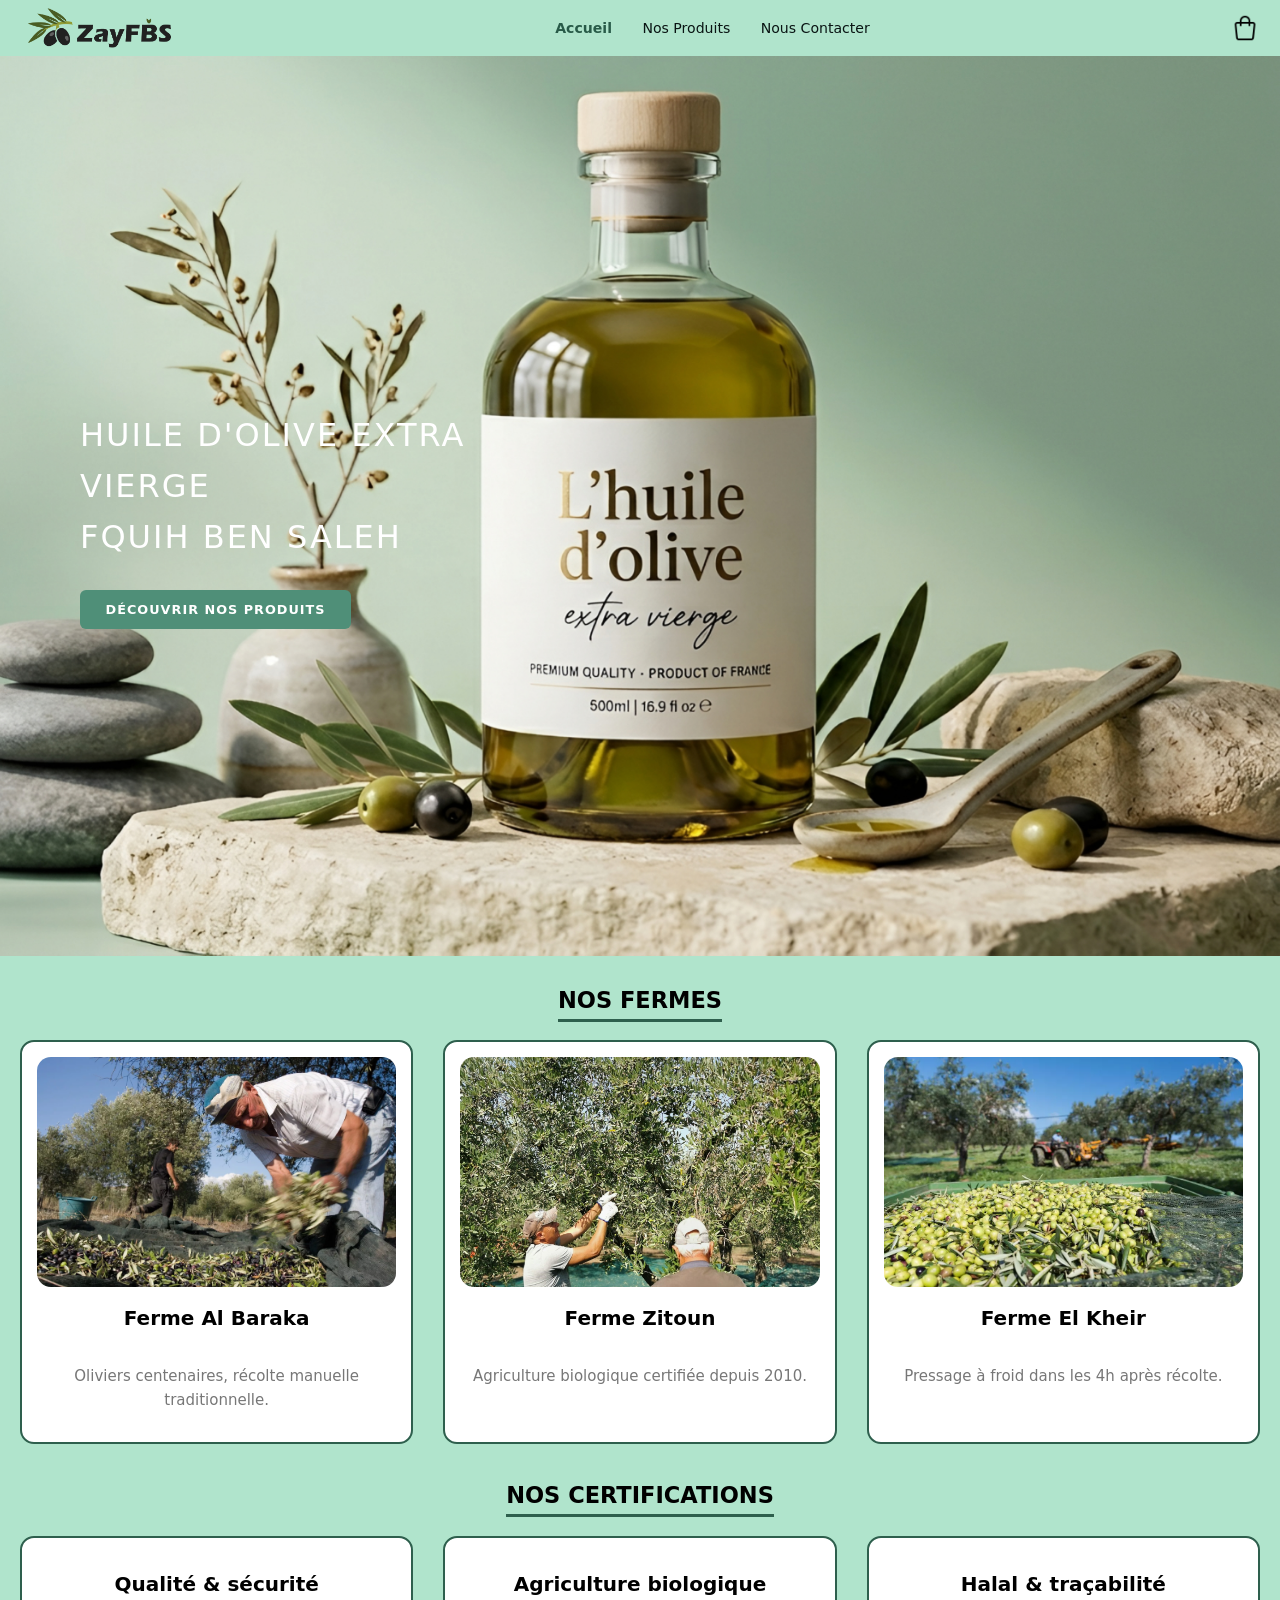
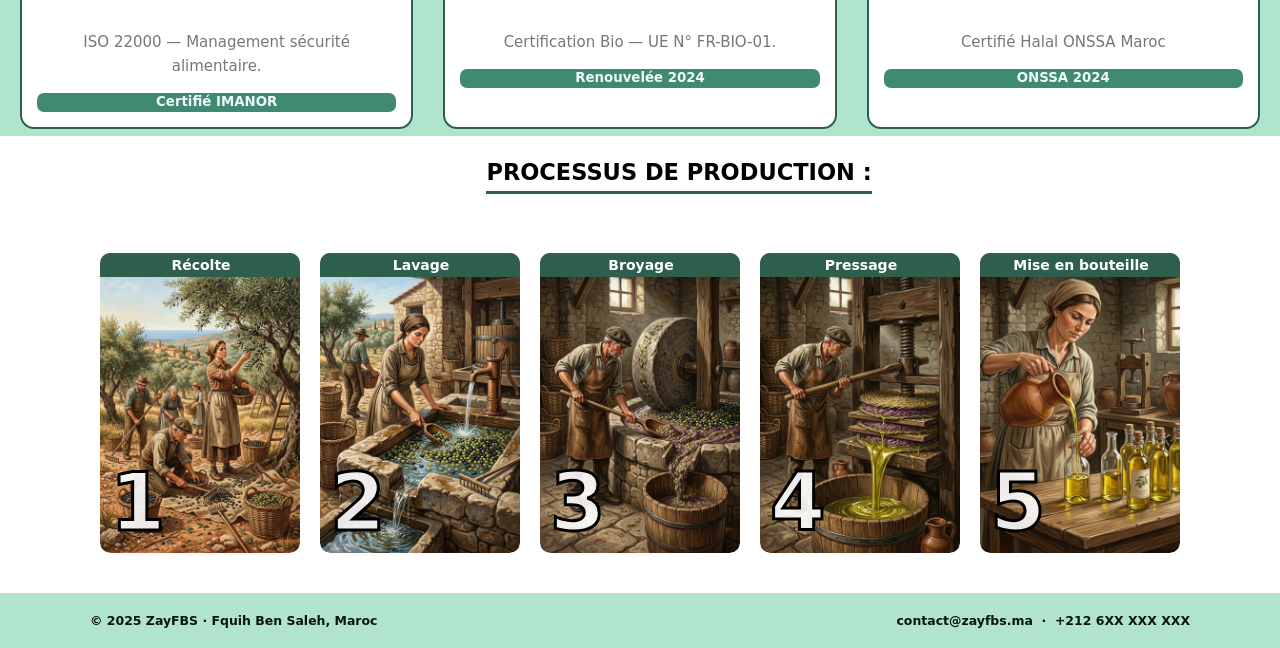
<file: index.html>
<html lang="fr">
<head>
    <meta charset="UTF-8">
    <meta name="viewport" content="width=device-width, initial-scale=1.0">
    <title>ZayFBS</title>
    <link rel="stylesheet" href="styles.css">
</head>
<body>
    <nav id="navbar">
    <div class="nav-logo">
    <a href="">
        <img src="images/ZayFBS nvLOgo-01.png" alt="ZayFBS nav logo" >
    </a>
    </div>
    <div class="nav-links">
      <a href="#" class="active" data-page="home">Accueil</a>
      <a href="produit.html" data-page="products">Nos Produits</a>
      <a href="contact.html" data-page="contact">Nous Contacter</a>
    </div>
    <button class="nav-cart-btn" id="cartBtn">
    
        <img  src="images/shopping-bag.png" >
     
    </button>
  </nav>

  
   <section class="hero">
  <div class="hero-content">
    <h1>HUILE D'OLIVE EXTRA VIERGE<br>FQUIH BEN SALEH</h1>
    <button class="btn-discover" data-page="products">
      DÉCOUVRIR NOS PRODUITS
    </button>
  </div>
</section>

<section class="farms">
  <h2>NOS FERMES</h2>

  <div class="cards">

    <div class="card">
      <img src="images/farm1.webp" alt="Ferme Al Baraka">
      <h3>Ferme Al Baraka</h3>
      <p>Oliviers centenaires, récolte manuelle traditionnelle.</p>
    </div>

    <div class="card">
      <img src="images/farm2.jpeg" alt="Ferme Zitoun">
      <h3>Ferme Zitoun</h3>
      <p>Agriculture biologique certifiée depuis 2010.</p>
    </div>

    <div class="card">
      <img src="images/farm3.webp" alt="Ferme El Kheir">
      <h3>Ferme El Kheir</h3>
      <p>Pressage à froid dans les 4h après récolte.</p>
    </div>

  </div>
</section>


<section class="farms">
  <h2>NOS CERTIFICATIONS</h2>

  <div class="cards">

    <div class="card">
      
      <h3>Qualité & sécurité</h3>
      <p>ISO 22000 — Management sécurité alimentaire.</p>
      <button class="certi-btn">Certifié IMANOR</button>
    </div>

    <div class="card">
      
      <h3>Agriculture biologique</h3>
      <p>Certification Bio — UE N° FR-BIO-01.</p>
      <button class="certi-btn">Renouvelée 2024</button>
    </div>

    <div class="card">
      
      <h3>Halal & traçabilité</h3>
      <p>Certifié Halal ONSSA Maroc</p>
      <button class="certi-btn">ONSSA 2024</button>
    </div>

  </div>
</section>

<section class="steps">
  <h2>PROCESSUS DE PRODUCTION :</h2>
  <div class="steps-cards">

    <div class="cardx">
        <img src="images/step1.png" alt="Thrash">
        <span class="rank">1</span>
<div class="title">Récolte</div>
    </div>

    <div class="cardx">
        <img src="images/step2.png" alt="One Piece">
        <span class="rank">2</span>
        
        <div class="title">Lavage</div>
    </div>

    <div class="cardx">
        <img src="images/step3.png" alt="Bloodhounds">
        <span class="rank">3</span>
        
        <div class="title">Broyage</div>
    </div>

    <div class="cardx">
        <img src="images/step4.png" alt="War Machine">
        <span class="rank">4</span>
        
        <div class="title">Pressage</div>
      
    </div>
 <div class="cardx">
        <img src="images/step5.png" alt="War Machine">
        <span class="rank">5</span>
        
        <div class="title">Mise en bouteille</div>
    </div>
</div>
</section>
  <!-- ============================= FOOTER ============================= -->
  <footer>
    <div class="footer-s">
      <span>© 2025 ZayFBS · Fquih Ben Saleh, Maroc</span>
      <span>contact@zayfbs.ma &nbsp;·&nbsp; +212 6XX XXX XXX</span>
    </div>
  </footer> 
</body>
</html>
</file>
<file: styles.css>
:root {
  --c1: #091413;   
  --c2: #285A48;   
  --c3: #408A71;   
  --c4: #B0E4CC;   

}

body {
  font-family: 'Segoe UI', system-ui, -apple-system, sans-serif;
  background: var(--bg);
  color: var(--text);
  line-height: 1.6;
  font-size: 15px;
  margin: 0;
  padding: 0;
}

a    { text-decoration: none; color: inherit; }
img  { 
  display: block; 
  max-width: 100%; 
  
}
button { font-family: inherit; cursor: pointer; }



/* ================================================================
   NAVBAR
   ================================================================ */
#navbar {
  position: fixed;
  top: 0; left: 0; right: 0;
  z-index: 900;
  height: 56px;
  background: var(--c4);
  display: flex;
  align-items: center;
  justify-content: space-between;
  

}

.nav-logo {
  display: flex;
  align-items: center;
  gap: .55rem;
  font-weight: 800;
  font-size: 1.12rem;
  color: var(--c1);
  letter-spacing: .2px;
  width: 200px;
}

.nav-links {
  display: flex;
  gap: .2rem;
}

.nav-links a {
  font-size: .88rem;
  font-weight: 500;
  color: var(--c1);
  padding: .38rem .85rem;
  
}

.nav-links a:hover {
  color: var(--c2);
  background: var(--c4-30);
}

.nav-links a.active {
  color: var(--c2);
  font-weight: 700;
}

.nav-cart-btn {
  position: relative;
  background: none;
  border: none;
 
}


/* ================================================================
   HERO
   ================================================================ */
.hero {
  height: 100vh;
  background:url("images/back.jpeg") no-repeat center right / cover;
  display: flex;
  align-items: center;
  position: relative;
}

/* TEXT */
.hero-content {
  margin-left: 5rem;
  max-width: 500px;
  color: #fff;
}

.hero-content h1 {
  font-size: clamp(1.5rem, 2.5vw, 2.2rem);
  font-weight: 300;
  letter-spacing: 2px;
  text-transform: uppercase;
  line-height: 1.6;
  
}

/* BUTTON */
.btn-discover {
  background: #4f8f78;
  color: #fff;
  border: none;
  padding: 0.75rem 1.6rem;
  border-radius: 6px;
  font-size: 0.8rem;
  font-weight: 600;
  letter-spacing: 1px;
  text-transform: uppercase;
  cursor: pointer;
  transition: 0.25s;
}

.btn-discover:hover {
  background: #3c6f5d;
}



.nav-cart-btn {
  margin-right: 15px;
  width: 40px;
}


/* //////////farrrmsss//////// */

.farms {
  padding: 7px 20px;
  text-align: center;
  background-color: var(--c4);
}


.section-title {
  font-size: 32px;
  font-weight: 600;
  margin-bottom: 50px;
  position: relative;
  
}

.farms h2 {
 border-bottom: 3px solid #2e5f4d;
  display: inline-block;
  padding-bottom: 1px;
}

/* Cards Layout */
.cards {
  display: grid;
  grid-template-columns: repeat(3, 1fr);
  gap: 30px;

  
}

/* Card */
.card {
  background: #fff;
  border: 2px solid #2e5f4d;
  border-radius: 14px;
  padding: 15px;
  
  
  display: flex;
  flex-direction: column;

  

}



.card img {
  width: 100%;
  height: 230px;
  object-fit: cover;
  transition: transform 0.4s ease;
  border-radius: 14px;
}


/* Text */
.card h3 {
  margin-top: 15px;
  font-size: 20px;
}

.card p {
  margin-top: 10px;
  color: #777;
  font-size: 15px;
}

.certi-btn {

  border-radius: 7px;
  border: none;
  padding-bottom: 3px;
  background-color: var(--c3);
  color: aliceblue;
  font-weight: 600;
}
/* ///////////////////// */
.steps-cards {
    display: flex;
    gap: 20px;
    padding: 40px;
    justify-content: center;
}

.cardx {
    position: relative;
    width: 200px;
    height: 300px;
    overflow: hidden;
    border-radius: 10px;
    cursor: pointer;
    transition: transform 0.3s ease;
}

.cardx img {
    width: 100%;
    height: 100%;
    object-fit: cover;
    border-radius: 10px;
}

.cardx:hover {
    transform: scale(1.05);
}

.rank {
    position: absolute;
    bottom: 10px;
    left: 10px;
    font-size: 80px;
    font-weight: bold;
    color: rgba(255, 255, 255, 0.9);
    -webkit-text-stroke: 3px black;
    line-height: 1;
}


.steps h2 {

 border-bottom: 3px solid #2e5f4d;
margin-left: 38%;
  padding-bottom: 1px;
 text-align: center; 
 align-items: center;
   display: inline-block;
}

/* Title overlay (TOP of image) */
.title {
    position: absolute;
    top: 0;
    left: 0;
    width: 100%;
    padding: 1px 1px;

    color: white;
    font-size: 14px;
    font-weight: 600;
    text-align: center;
    
    background-color: #2e5f4d;
}








/* ================================================================
   FOOTER
   ================================================================ */
footer {
  background: var(--c4);
  color: var(--c1);
  padding: 1.1rem 2rem;
}

.footer-s {
  font-weight: 600;
  max-width: 1100px;
  margin: 0 auto;
  display: flex;
  justify-content: space-between;
  align-items: center;
  font-size: .78rem;
  flex-wrap: wrap;
  gap: .5rem;
}




/* ///////////////Page2///////////////// */


/* ═══════════════════════════════════════════
   HERO BAND
═══════════════════════════════════════════ */
.hero-band {
  background: var(--c3);
  padding: 52px 28px;
  text-align: center;
}
.hero-band h1 {
  font-family: 'Playfair Display', serif;
  font-size: 2rem;
  font-weight: 700;
  color: var(--c1);
  margin-bottom: 10px;
}
.hero-band p {
  font-size: 1rem;
  color: var(--c1);
  max-width: 480px;
  margin: 0 auto;
  line-height: 1.6;
}



/* ═══════════════════════════════════════════
   MAIN / CONTAINER
═══════════════════════════════════════════ */
.container {
  max-width: 1100px;
  margin: 0 auto;
  padding: 36px 28px 60px;
}
 
/* Toolbar */
.toolbar { margin-bottom: 30px; }
.btn-add-product {
  display: inline-flex;
  align-items: center;
  gap: 8px;
  background: var(--green-deep);
  color: var(--white);
  font-size: .88rem;
  font-weight: 500;
  padding: 10px 22px;
  border-radius: var(--radius-btn);
  transition: background var(--transition), transform var(--transition), box-shadow var(--transition);
  box-shadow: 0 3px 12px rgba(45,90,39,.25);
}
.btn-add-product span {
  font-size: 1.2rem;
  line-height: 1;
  font-weight: 300;
}
.btn-add-product:hover {
  background: var(--green-mid);
  transform: translateY(-2px);
  box-shadow: 0 6px 18px rgba(45,90,39,.30);
}
 /* ═══════════════════════════════════════════
   PRODUCT GRID
═══════════════════════════════════════════ */
.product-grid {
  display: grid;
  grid-template-columns: repeat(3, 1fr);
  gap: 24px;
}
@media (max-width: 860px) {
  .product-grid { grid-template-columns: repeat(2, 1fr); }
}
@media (max-width: 540px) {
  .product-grid { grid-template-columns: 1fr; }
}
 
/* ── Product Card ── */
.product-card {
  background: var(--white);
  border-radius: var(--radius-card);
  overflow: hidden;
  box-shadow: var(--shadow-card);
  border: 1px solid var(--border);
  transition: transform var(--transition), box-shadow var(--transition);
  display: flex;
  flex-direction: column;
}
.product-card:hover {
  transform: translateY(-5px);
  box-shadow: 0 10px 36px rgba(45,90,39,.16);
}
 
.card-img-wrap {
  width: 100%;
  height: 180px;
  overflow: hidden;
  background: var(--green-pale);
}
.card-img-wrap img {
  transition: transform .5s ease;
}
.product-card:hover .card-img-wrap img {
  transform: scale(1.05);
}
 
.card-body {
  padding: 16px 16px 14px;
  display: flex;
  flex-direction: column;
  flex: 1;
}
.card-body h3 {
  font-family: 'Playfair Display', serif;
  font-size: .98rem;
  font-weight: 600;
  color: var(--text-dark);
  margin-bottom: 6px;
}
.card-body p {
  font-size: .8rem;
  color: var(--text-soft);
  line-height: 1.55;
  flex: 1;
  margin-bottom: 10px;
}
.price {
  font-weight: 600;
  font-size: .92rem;
  color: var(--green-deep);
  display: block;
  margin-bottom: 12px;
}
 
/* Card action buttons */
.card-actions {
  display: flex;
  gap: 7px;
  flex-wrap: wrap;
}
.card-actions button {
  font-size: .75rem;
  font-weight: 500;
  padding: 6px 12px;
  border-radius: 6px;
  transition: all var(--transition);
  
}
.btn-ajouter {
  background: var(--green-deep);
  color: var(--white) !important;
  border: none;
}
.btn-ajouter:hover {
  background: var(--green-mid) !important;
  transform: scale(1.04);
}
.btn-ajouter.added {
  background: var(--green-soft) !important;
  color: var(--green-deep) !important;
}
.btn-modifier {
  background: var(--gold-light);
  color: var(--gold);
}
.btn-modifier:hover {
  background: #ecd88a;
  transform: scale(1.04);
}
.btn-supprimer {
  background: #fde8e8;
  color: #c0392b;
}
.btn-supprimer:hover {
  background: #f5c6c6;
  transform: scale(1.04);
}




/* ═══════════════════════════════════════════
   OVERLAY
═══════════════════════════════════════════ */
.overlay {
  position: fixed;
  inset: 0;
  background: rgba(0,0,0,.35);
  z-index: 200;
  opacity: 0;
  pointer-events: none;
  transition: opacity var(--transition);
  backdrop-filter: blur(2px);
}
.overlay.active {
  opacity: 1;
  pointer-events: all;
}
 
/* ═══════════════════════════════════════════
   CART SLIDE PANEL
═══════════════════════════════════════════ */
.cart-panel {
  position: fixed;
  top: 0; right: 0;
  width: var(--panel-w);
  max-width: 95vw;
  height: 100vh;
  background: var(--white);
  z-index: 300;
  display: flex;
  flex-direction: column;
  box-shadow: var(--shadow-panel);
  transform: translateX(100%);
  transition: transform var(--transition);
  margin-top: 56px; /* height of navbar */
}
.cart-panel.open {
  transform: translateX(0);
}
 
/* Cart Header */
.cart-header {
  display: flex;
  align-items: center;
  justify-content: space-between;
  padding: 22px 24px;
  border-bottom: 1px solid var(--border);
  background: var(--green-pale);
}
.cart-header h2 {
  font-family: 'Playfair Display', serif;
  font-size: 1.15rem;
  color: var(--green-deep);
}
.close-cart {
  width: 34px; height: 34px;
  display: flex; align-items: center; justify-content: center;
  border-radius: 50%;
  font-size: 1rem;
  color: var(--text-mid);
  transition: background var(--transition), color var(--transition);
}
.close-cart:hover {
  background: var(--green-soft);
  color: var(--green-deep);
}
 
/* Cart Body */
.cart-body {
  flex: 1;
  overflow-y: auto;
  padding: 16px;
}
.cart-body::-webkit-scrollbar { width: 5px; }
.cart-body::-webkit-scrollbar-track { background: transparent; }
.cart-body::-webkit-scrollbar-thumb { background: var(--green-soft); border-radius: 4px; }
 
/* Empty state */
.cart-empty {
  display: flex;
  flex-direction: column;
  align-items: center;
  justify-content: center;
  gap: 14px;
  height: 240px;
  color: var(--text-soft);
  opacity: .6;
}
.cart-empty svg { stroke: var(--green-soft); }
.cart-empty p { font-size: .88rem; }
 
/* Cart list items */
.cart-list { display: flex; flex-direction: column; gap: 12px; }
 
.cart-item {
  display: flex;
  align-items: center;
  gap: 14px;
  background: var(--off-white);
  border: 1px solid var(--border);
  border-radius: 10px;
  padding: 12px 14px;
  animation: slideInItem .25s ease;
}
@keyframes slideInItem {
  from { opacity: 0; transform: translateX(20px); }
  to   { opacity: 1; transform: translateX(0); }
}
 
.cart-item-img {
  width: 52px; height: 52px;
  border-radius: 8px;
  overflow: hidden;
  background: var(--green-pale);
  flex-shrink: 0;
}
.cart-item-img img { width: 100%; height: 100%; object-fit: cover; }
 
.cart-item-info { flex: 1; min-width: 0; }
.cart-item-info h4 {
  font-size: .82rem;
  font-weight: 600;
  color: var(--text-dark);
  white-space: nowrap;
  overflow: hidden;
  text-overflow: ellipsis;
  margin-bottom: 4px;
}
.cart-item-price {
  font-size: .8rem;
  font-weight: 500;
  color: var(--green-mid);
}
 
.cart-item-qty {
  display: flex;
  align-items: center;
  gap: 7px;
}
.qty-btn {
  width: 26px; height: 26px;
  border-radius: 50%;
  background: var(--green-pale);
  color: var(--green-deep);
  font-size: 1rem;
  font-weight: 600;
  display: flex; align-items: center; justify-content: center;
  transition: background var(--transition);
}
.qty-btn:hover { background: var(--green-soft); }
.qty-val {
  font-size: .85rem;
  font-weight: 600;
  min-width: 18px;
  text-align: center;
  color: var(--text-dark);
}
 
.cart-item-remove {
  color: #c0392b;
  font-size: .8rem;
  padding: 5px 8px;
  border-radius: 6px;
  background: #fde8e8;
  transition: background var(--transition);
  flex-shrink: 0;
}
.cart-item-remove:hover { background: #f5c6c6; }
 
/* Cart Footer */
.cart-footer {
  padding: 65px 20px;
  border-top: 1px solid var(--border);
  background: var(--white);
}
.cart-total {
  display: flex;
  justify-content: space-between;
  align-items: center;
  margin-bottom: 14px;
  font-size: .92rem;
}
.cart-total span { color: var(--text-soft); }
.cart-total strong {
  font-size: 1.1rem;
  color: var(--green-deep);
}
.btn-checkout {
  width: 100%;
  background: var(--green-deep);
  color: var(--white);
  padding: 13px;
  border-radius: var(--radius-btn);
  font-size: .92rem;
  font-weight: 600;
    border: none;

  letter-spacing: .03em;
  transition: background var(--transition), transform var(--transition);
}
.btn-checkout:hover {
  background: var(--green-mid);
  transform: translateY(-1px);
}
 
/* ═══════════════════════════════════════════
   TOAST NOTIFICATION
═══════════════════════════════════════════ */
.toast {
  position: fixed;
  bottom: 28px;
  left: 50%;
  transform: translateX(-50%) translateY(60px);
  background: var(--green-deep);
  color: var(--white);
  padding: 11px 22px;
  border-radius: 30px;
  font-size: .84rem;
  font-weight: 500;
  box-shadow: 0 6px 20px rgba(0,0,0,.2);
  z-index: 500;
  opacity: 0;
  transition: opacity .3s, transform .3s;
  white-space: nowrap;
}
.toast.show {
  opacity: 1;
  transform: translateX(-50%) translateY(0);
}
 
/* ── Bounce animation for cart icon ── */
@keyframes cartBounce {
  0%   { transform: scale(1); }
  30%  { transform: scale(1.35); }
  60%  { transform: scale(.9); }
  100% { transform: scale(1); }
}
.cart-btn.bounce { animation: cartBounce .4s ease; }
 




/* ================================================================
   ZayFBS – modal-extras.css
   Coller à la fin de styles.css
   ================================================================ */

/* ── Variables manquantes (complète :root) ── */
:root {
  --green-deep  : #285A48;
  --green-mid   : #408A71;
  --green-soft  : #c8ead9;
  --green-pale  : #edf7f2;
  --gold        : #b8860b;
  --gold-light  : #fef3c7;
  --white       : #ffffff;
  --off-white   : #f9fafb;
  --text-dark   : #0f2e22;
  --text-mid    : #4a6659;
  --text-soft   : #7a9e8e;
  --border      : #d8ece3;
  --radius-card : 14px;
  --radius-btn  : 8px;
  --shadow-card : 0 2px 16px rgba(40,90,72,.10);
  --shadow-panel: -6px 0 32px rgba(0,0,0,.18);
  --panel-w     : 360px;
  --transition  : .22s ease;
}

/* ── Hero band padding-top (navbar fixe) ── */
.hero-band { margin-top: 56px; }
.hero      { padding-top: 56px; }

/* ── Bouton ajouter produit (correction variables) ── */
.btn-add-product {
  background : var(--green-deep);
  color      : var(--white);
  border     : none;
  border-radius: var(--radius-btn);
  padding    : 10px 22px;
  display    : inline-flex;
  align-items: center;
  gap        : 8px;
  font-size  : .88rem;
  font-weight: 500;
  box-shadow : 0 3px 12px rgba(40,90,72,.22);
  transition : background var(--transition), transform var(--transition);
}
.btn-add-product:hover {
  background : var(--green-mid);
  transform  : translateY(-2px);
}

/* ── Close / cancel buttons (reset border) ── */
.modal-close,
.close-cart,
.qty-btn,
.cart-item-remove,
.btn-cancel {
  border: none;
  background: none;
}

/* ================================================================
   MODAL OVERLAY
   ================================================================ */
.modal-overlay {
  position       : fixed;
  inset          : 0;
  background     : rgba(9,20,19,.45);
  z-index        : 400;
  opacity        : 0;
  pointer-events : none;
  transition     : opacity var(--transition);
  backdrop-filter: blur(3px);
}
.modal-overlay.active {
  opacity        : 1;
  pointer-events : all;
}

/* ================================================================
   MODAL BOX (Add / Edit product & Contact)
   ================================================================ */
.modal {
  position  : fixed;
  top       : 50%;
  left      : 50%;
  transform : translate(-50%, -48%) scale(.96);
  z-index   : 500;
  width     : min(520px, 92vw);
  background: var(--white);
  border-radius: 16px;
  box-shadow: 0 20px 60px rgba(0,0,0,.22);
  opacity   : 0;
  pointer-events: none;
  transition: opacity var(--transition), transform var(--transition);
  overflow  : hidden;
}
.modal.open {
  opacity        : 1;
  pointer-events : all;
  transform      : translate(-50%, -50%) scale(1);
}

.modal-header {
  display        : flex;
  justify-content: space-between;
  align-items    : center;
  padding        : 20px 24px;
  background     : var(--green-pale);
  border-bottom  : 1px solid var(--border);
}
.modal-header h2 {
  font-family: 'Playfair Display', serif;
  font-size  : 1.15rem;
  color      : var(--green-deep);
  margin     : 0;
}
.modal-close {
  width          : 34px;
  height         : 34px;
  border-radius  : 50%;
  display        : flex;
  align-items    : center;
  justify-content: center;
  font-size      : 1rem;
  color          : var(--text-mid);
  cursor         : pointer;
  transition     : background var(--transition);
}
.modal-close:hover { background: var(--green-soft); color: var(--green-deep); }

.modal-body {
  padding         : 24px;
  max-height      : 70vh;
  overflow-y      : auto;
}

/* ── Image preview ── */
.img-preview-wrap {
  margin-bottom : 16px;
  border-radius : 10px;
  overflow      : hidden;
  height        : 160px;
  background    : var(--green-pale);
}
.img-preview-wrap img {
  width      : 100%;
  height     : 100%;
  object-fit : cover;
}

/* ── Form groups ── */
.form-group {
  margin-bottom: 16px;
}
.form-group label {
  display      : block;
  font-size    : .8rem;
  font-weight  : 600;
  color        : var(--text-mid);
  margin-bottom: 6px;
  letter-spacing: .02em;
  text-transform: uppercase;
}
.req { color: #c0392b; }

.form-group input,
.form-group textarea {
  width         : 100%;
  padding       : 10px 14px;
  border        : 1.5px solid var(--border);
  border-radius : 8px;
  font-size     : .88rem;
  color         : var(--text-dark);
  background    : var(--off-white);
  transition    : border-color var(--transition), box-shadow var(--transition);
  box-sizing    : border-box;
  font-family   : inherit;
  resize        : vertical;
}
.form-group input:focus,
.form-group textarea:focus {
  outline      : none;
  border-color : var(--green-mid);
  box-shadow   : 0 0 0 3px rgba(64,138,113,.18);
  background   : #fff;
}

.form-error {
  font-size  : .8rem;
  color      : #c0392b;
  min-height : 18px;
  margin-bottom: 4px;
}

/* ── Form actions ── */
.form-actions {
  display        : flex;
  justify-content: flex-end;
  gap            : 10px;
  margin-top     : 8px;
}
.btn-cancel {
    width: 100%;
  background: var(--green-deep);
  color: var(--white);
  padding: 13px;
  border-radius: var(--radius-btn);
  font-size: .92rem;
  font-weight: 600;
    border: none;

  letter-spacing: .03em;
  transition: background var(--transition), transform var(--transition);
}
.btn-cancel:hover { background: var(--green-soft); }

.btn-save {
  padding      : 10px 24px;
  border-radius: var(--radius-btn);
  font-size    : .85rem;
  font-weight  : 600;
  color        : var(--white);
  background   : var(--green-deep);
  border       : none;
  cursor       : pointer;
  transition   : background var(--transition), transform var(--transition);
}
.btn-save:hover { background: var(--green-mid); transform: translateY(-1px); }

/* ── Contact intro ── */
.contact-intro {
  font-size    : .85rem;
  color        : var(--text-soft);
  margin-bottom: 20px;
  line-height  : 1.55;
}

/* ================================================================
   CONFIRM DIALOG
   ================================================================ */
.confirm-modal {
  width         : min(380px, 88vw);
  padding       : 30px 28px;
  text-align    : center;
}
.confirm-modal p {
  font-size    : .95rem;
  color        : var(--text-dark);
  margin-bottom: 24px;
  font-weight  : 500;
}
.btn-delete {
  padding      : 10px 22px;
  border-radius: var(--radius-btn);
  font-size    : .85rem;
  font-weight  : 600;
  color        : #fff;
  background   : #c0392b;
  border       : none;
  cursor       : pointer;
  transition   : background var(--transition);
}
.btn-delete:hover { background: #a93226; }

/* ================================================================
   CART BADGE
   ================================================================ */
.nav-cart-btn { position: relative; }

.cart-badge {
  position        : absolute;
  top             : -4px;
  right           : -4px;
  min-width       : 18px;
  height          : 18px;
  padding         : 0 4px;
  border-radius   : 9px;
  background      : #e74c3c;
  color           : #fff;
  font-size       : .65rem;
  font-weight     : 700;
  display         : flex;
  align-items     : center;
  justify-content : center;
  box-shadow      : 0 1px 4px rgba(0,0,0,.3);
  pointer-events  : none;
  line-height     : 1;
}

/* ================================================================
   EMPTY PRODUCTS STATE
   ================================================================ */
.empty-products {
  grid-column    : 1 / -1;
  display        : flex;
  flex-direction : column;
  align-items    : center;
  gap            : 14px;
  padding        : 60px 20px;
  color          : var(--text-soft);
}
.empty-products p {
  text-align : center;
  font-size  : .88rem;
  line-height: 1.6;
}

/* ================================================================
   TOAST (override z-index for modals)
   ================================================================ */
.toast { z-index: 1000; }

/* ================================================================
   CART NAV BUTTON BOUNCE ANIMATION FIX
   ================================================================ */
.nav-cart-btn.bounce { animation: cartBounce .4s ease; }
@keyframes cartBounce {
  0%   { transform: scale(1); }
  30%  { transform: scale(1.4); }
  65%  { transform: scale(.88); }
  100% { transform: scale(1); }
}

/* ================================================================
   FOOTER (produit.html)
   ================================================================ */
.footer {
  background: var(--c4, #B0E4CC);
  color      : var(--c1, #091413);
  padding    : 1.1rem 2rem;
  display    : flex;
  justify-content: space-between;
  align-items: center;
  font-size  : .78rem;
  flex-wrap  : wrap;
  gap        : .5rem;
}

.btn-cancel-order {
  width: 100%;
  margin-top: 8px;
  background-color: var(--c2);
  border: 1px solid #ccc;
  border-radius: 7px;
  color: #ffffff;
  font-weight: 600;
  padding: 10px 0;
  font-size: 0.88rem;
  cursor: pointer;
  transition: background-color 0.2s ease;

}
.btn-cancel-order:hover {
 background: var(--green-mid);
  transform: translateY(-1px);
}


/* 
//////contact///// */



/* ================================================================
   CONTACT PAGE — contact.css
   ================================================================ */

/* ── Hero band ── */
.contact-hero {
  background: #b8d8cc;
  text-align: center;
  padding: 56px 24px 48px;
}

.contact-hero__title {
  font-family: 'Playfair Display', Georgia, serif;
  font-size: clamp(1.8rem, 4vw, 2.6rem);
  font-weight: 700;
  color: #1a3a2e;
  margin: 0 0 12px;
  letter-spacing: 0.01em;
}

.contact-hero__subtitle {
  font-family: 'DM Sans', sans-serif;
  font-size: clamp(1rem, 2vw, 1.15rem);
  color: #2d5c47;
  font-weight: 400;
  margin: 0;
  max-width: 420px;
  margin-inline: auto;
  line-height: 1.5;
}

/* ── Main layout ── */
.contact-main {
  display: flex;
  gap: 40px;
  max-width: 860px;
  margin: 56px auto 72px;
  padding: 0 24px;
  align-items: flex-start;
}

/* ── Left column — info ── */
.contact-info {
  flex: 0 0 220px;
}

.contact-info__heading {
  font-family: 'DM Sans', sans-serif;
  font-size: 1rem;
  font-weight: 600;
  color: #1a3a2e;
  margin: 0 0 28px;
  letter-spacing: 0.03em;
  text-transform: uppercase;
}

.contact-info__list {
  list-style: none;
  margin: 0;
  padding: 0;
  display: flex;
  flex-direction: column;
  gap: 24px;
}

.contact-info__item {
  display: flex;
  align-items: flex-start;
  gap: 12px;
}

.contact-info__icon {
  flex-shrink: 0;
  width: 36px;
  height: 36px;
  border-radius: 50%;
  display: flex;
  align-items: center;
  justify-content: center;
}

.contact-info__icon svg {
  width: 16px;
  height: 16px;
}

.contact-info__icon--pin   { background: #fde8e8; color: #c0392b; }
.contact-info__icon--phone { background: #dff3ea; color: #2d7a55; }
.contact-info__icon--mail  { background: #dff3ea; color: #2d7a55; }
.contact-info__icon--clock { background: #fff4d6; color: #b07d00; }

.contact-info__item div {
  display: flex;
  flex-direction: column;
  gap: 2px;
}

.contact-info__item strong {
  font-family: 'DM Sans', sans-serif;
  font-weight: 600;
  font-size: 0.9rem;
  color: #1a3a2e;
}

.contact-info__item span {
  font-family: 'DM Sans', sans-serif;
  font-size: 0.83rem;
  color: #4a6a5a;
  line-height: 1.55;
}

/* ── Right column — form card ── */
.contact-form-wrap {
  flex: 1;
}

.contact-form-card {
  background: #3d7a62;
  border-radius: 14px;
  padding: 32px 28px;
}

.contact-form-card__title {
  font-family: 'DM Sans', sans-serif;
  font-size: 1rem;
  font-weight: 600;
  color: #d4f0e4;
  margin: 0 0 24px;
  letter-spacing: 0.02em;
}

.contact-form__group {
  margin-bottom: 18px;
}

.contact-form__label {
  display: block;
  font-family: 'DM Sans', sans-serif;
  font-size: 0.85rem;
  font-weight: 500;
  color: #c8e8d8;
  margin-bottom: 6px;
}

.contact-form__req {
  color: #a8e6c4;
}

.contact-form__input {
  width: 100%;
  box-sizing: border-box;
  background: #a8d4bc;
  border: none;
  border-radius: 8px;
  padding: 11px 14px;
  font-family: 'DM Sans', sans-serif;
  font-size: 0.88rem;
  color: #1a3a2e;
  outline: none;
  transition: background 0.2s, box-shadow 0.2s;
}

.contact-form__input::placeholder {
  color: #5a8a72;
}

.contact-form__input:focus {
  background: #c2e4d0;
  box-shadow: 0 0 0 3px rgba(255,255,255,0.2);
}

.contact-form__textarea {
  resize: vertical;
  min-height: 110px;
}

.contact-form__error {
  font-family: 'DM Sans', sans-serif;
  font-size: 0.83rem;
  color: #ffcfc9;
  margin: -8px 0 12px;
  min-height: 18px;
}

.contact-form__actions {
  display: flex;
  justify-content: flex-end;
  margin-top: 8px;
}

.contact-form__submit {
  background: #1a3a2e;
  color: #c8e8d8;
  font-family: 'DM Sans', sans-serif;
  font-size: 0.88rem;
  font-weight: 500;
  border: none;
  border-radius: 8px;
  padding: 12px 22px;
  cursor: pointer;
  transition: background 0.2s, transform 0.1s;
  letter-spacing: 0.01em;
}

.contact-form__submit:hover  { background: #122b21; }
.contact-form__submit:active { transform: scale(0.98); }

.contact-form__submit.sending {
  opacity: 0.7;
  cursor: not-allowed;
}

/* ── Responsive ── */
@media (max-width: 640px) {
  .contact-main {
    flex-direction: column;
    gap: 36px;
    margin-top: 36px;
  }

  .contact-info {
    flex: none;
    width: 100%;
  }
}
</file>
